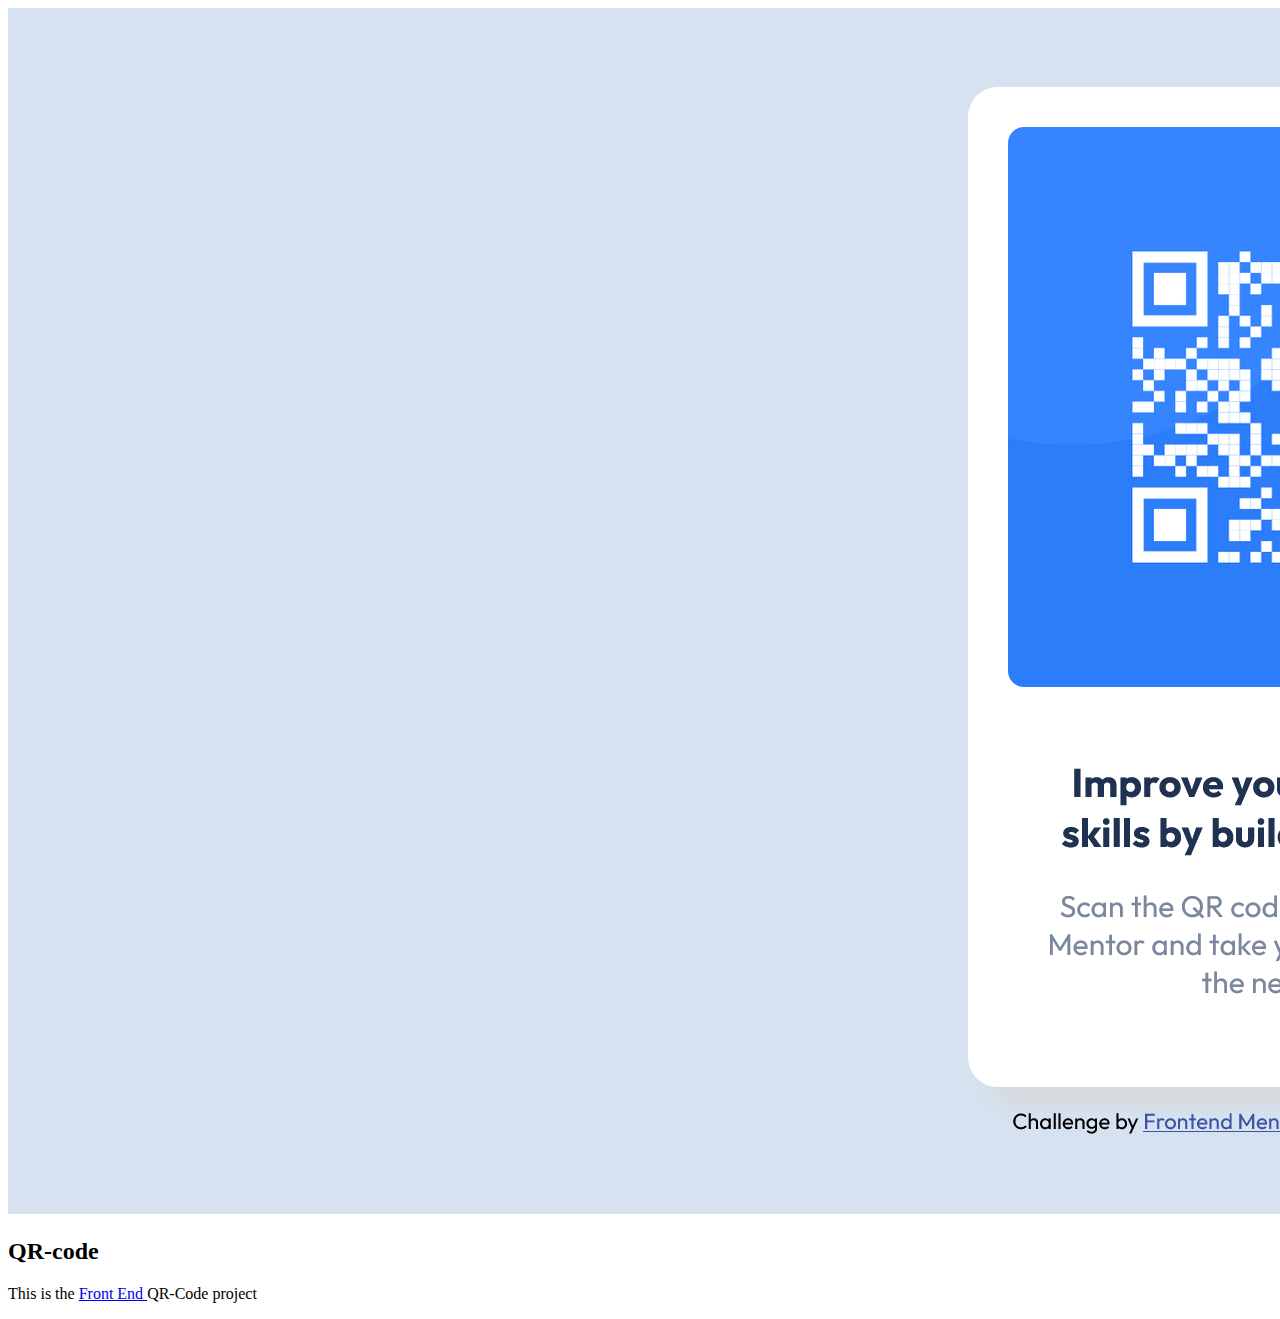
<file: index.html>
<!DOCTYPE html>
<html lang="en">
<head>
    <meta charset="UTF-8">
    <meta name="viewport" content="width=device-width, initial-scale=1.0">
    <title>FrontendMentor Projects</title>
</head>
<body>
    <main>
        <div class="container">
            <div class="card">
                <div class="image_container">
                    <a href="QR code/index.html"><img src="images/qr-code.png" alt="qr-code project"></a>   
                </div>
                <h2>QR-code </h2>
                <p>This is the <a href="https://www.frontendmentor.io/solutions/qr-code-component-solution-gPOC4JMlLy">Front End </a> QR-Code project</p>
            </div>
        </div>
    </main>
</body>
</html>
</file>
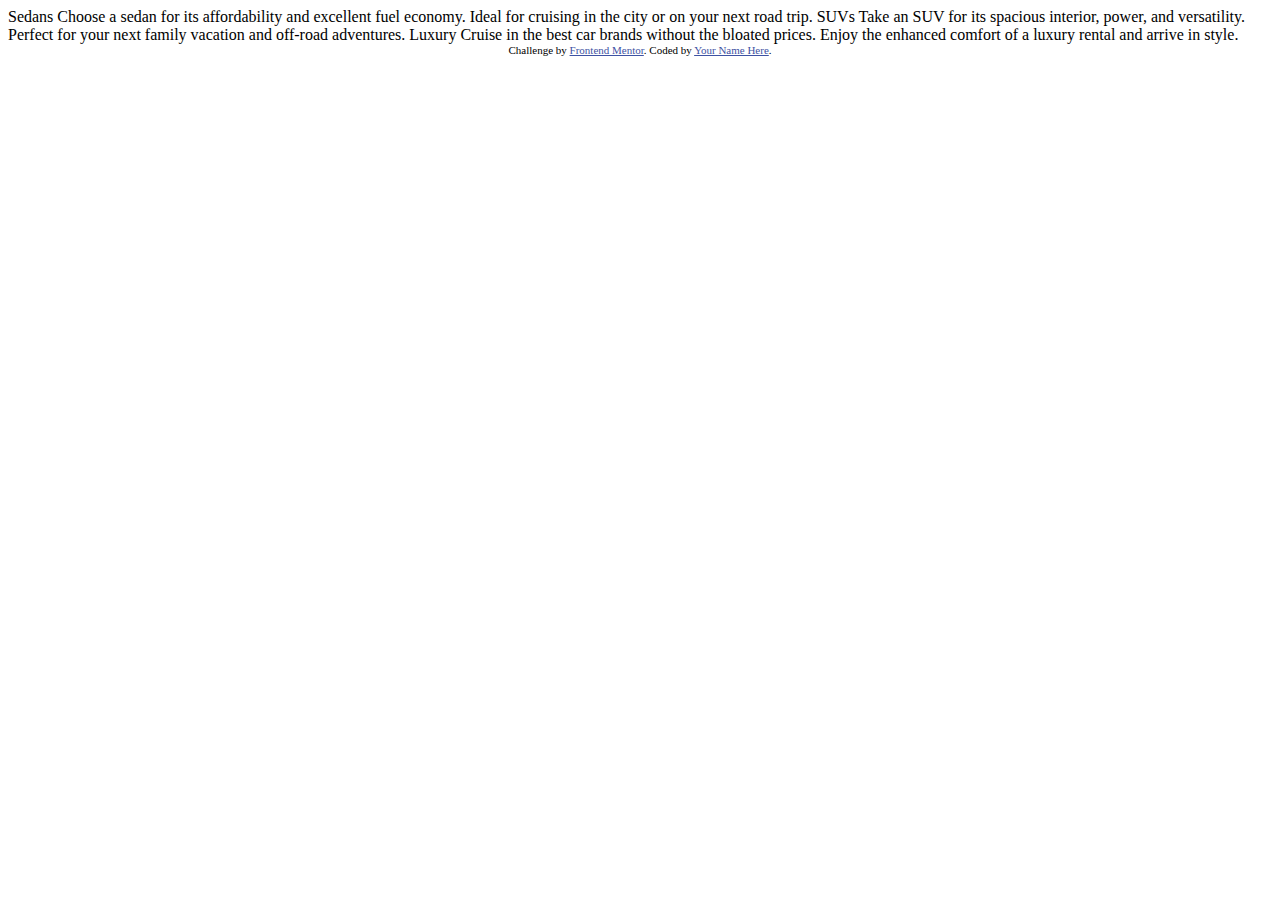
<file: 3-column-preview-card-component-main/index.html>
<!DOCTYPE html>
<html lang="en">
<head>
  <meta charset="UTF-8">
  <meta name="viewport" content="width=device-width, initial-scale=1.0"> <!-- displays site properly based on user's device -->

  <link rel="icon" type="image/png" sizes="32x32" href="./images/favicon-32x32.png">
  
  <title>Frontend Mentor | 3-column preview card component</title>

  <!-- Feel free to remove these styles or customise in your own stylesheet 👍 -->
  <style>
    .attribution { font-size: 11px; text-align: center; }
    .attribution a { color: hsl(228, 45%, 44%); }
  </style>
</head>
<body>
  
  Sedans
  Choose a sedan for its affordability and excellent fuel economy. Ideal for cruising in the city 
  or on your next road trip.

  SUVs
  Take an SUV for its spacious interior, power, and versatility. Perfect for your next family vacation 
  and off-road adventures.

  Luxury
  Cruise in the best car brands without the bloated prices. Enjoy the enhanced comfort of a luxury 
  rental and arrive in style.
  
  <div class="attribution">
    Challenge by <a href="https://www.frontendmentor.io?ref=challenge" target="_blank">Frontend Mentor</a>. 
    Coded by <a href="#">Your Name Here</a>.
  </div>
</body>
</html>
</file>
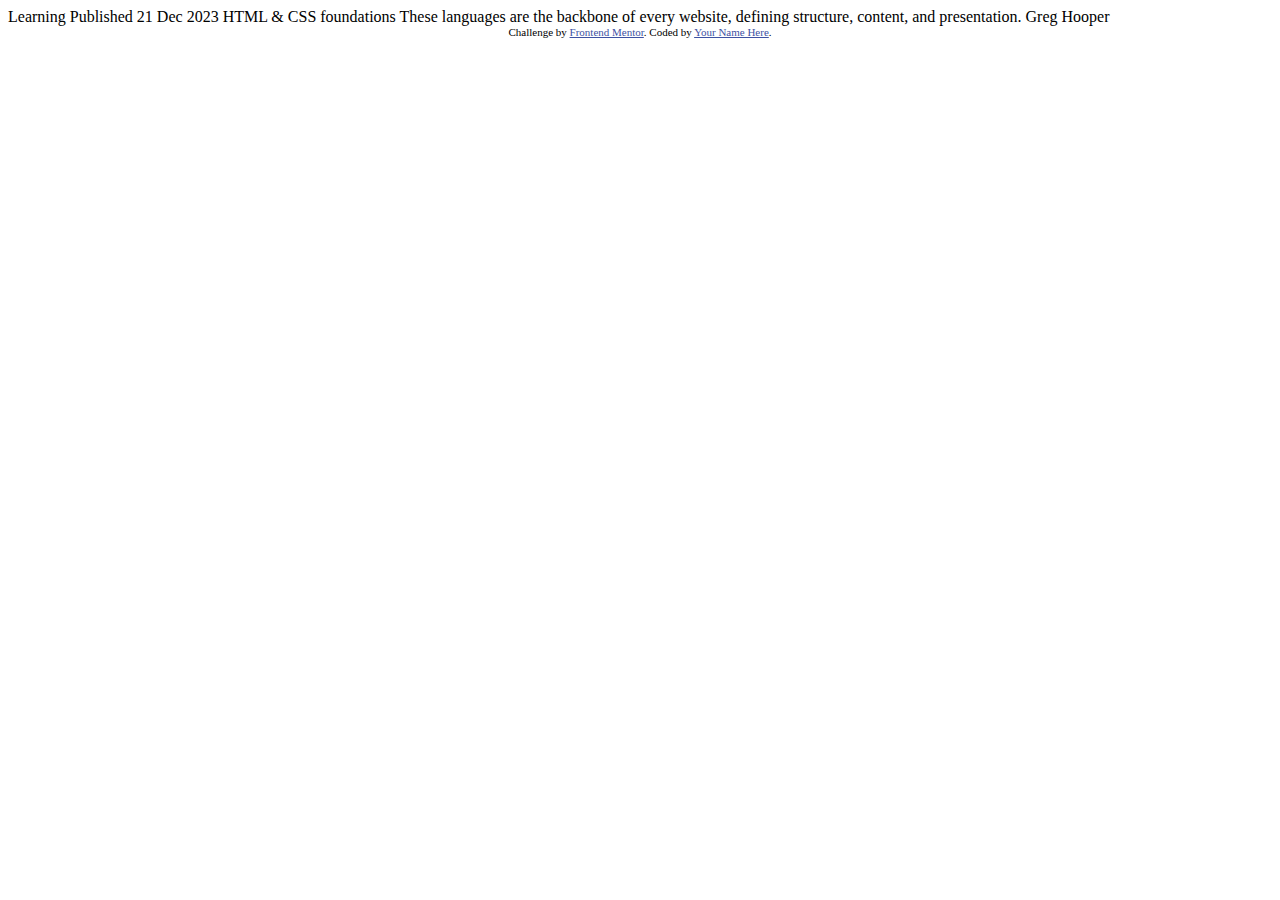
<file: blog-preview-card-main/index.html>
<!DOCTYPE html>
<html lang="en">
<head>
  <meta charset="UTF-8">
  <meta name="viewport" content="width=device-width, initial-scale=1.0"> <!-- displays site properly based on user's device -->

  <link rel="icon" type="image/png" sizes="32x32" href="./assets/images/favicon-32x32.png">
  
  <title>Frontend Mentor | Blog preview card</title>

  <!-- Feel free to remove these styles or customise in your own stylesheet 👍 -->
  <style>
    .attribution { font-size: 11px; text-align: center; }
    .attribution a { color: hsl(228, 45%, 44%); }
  </style>
</head>
<body>

  Learning

  Published 21 Dec 2023

  HTML & CSS foundations

  These languages are the backbone of every website, defining structure, content, and presentation.

  Greg Hooper
  
  <div class="attribution">
    Challenge by <a href="https://www.frontendmentor.io?ref=challenge" target="_blank">Frontend Mentor</a>. 
    Coded by <a href="#">Your Name Here</a>.
  </div>
</body>
</html>
</file>
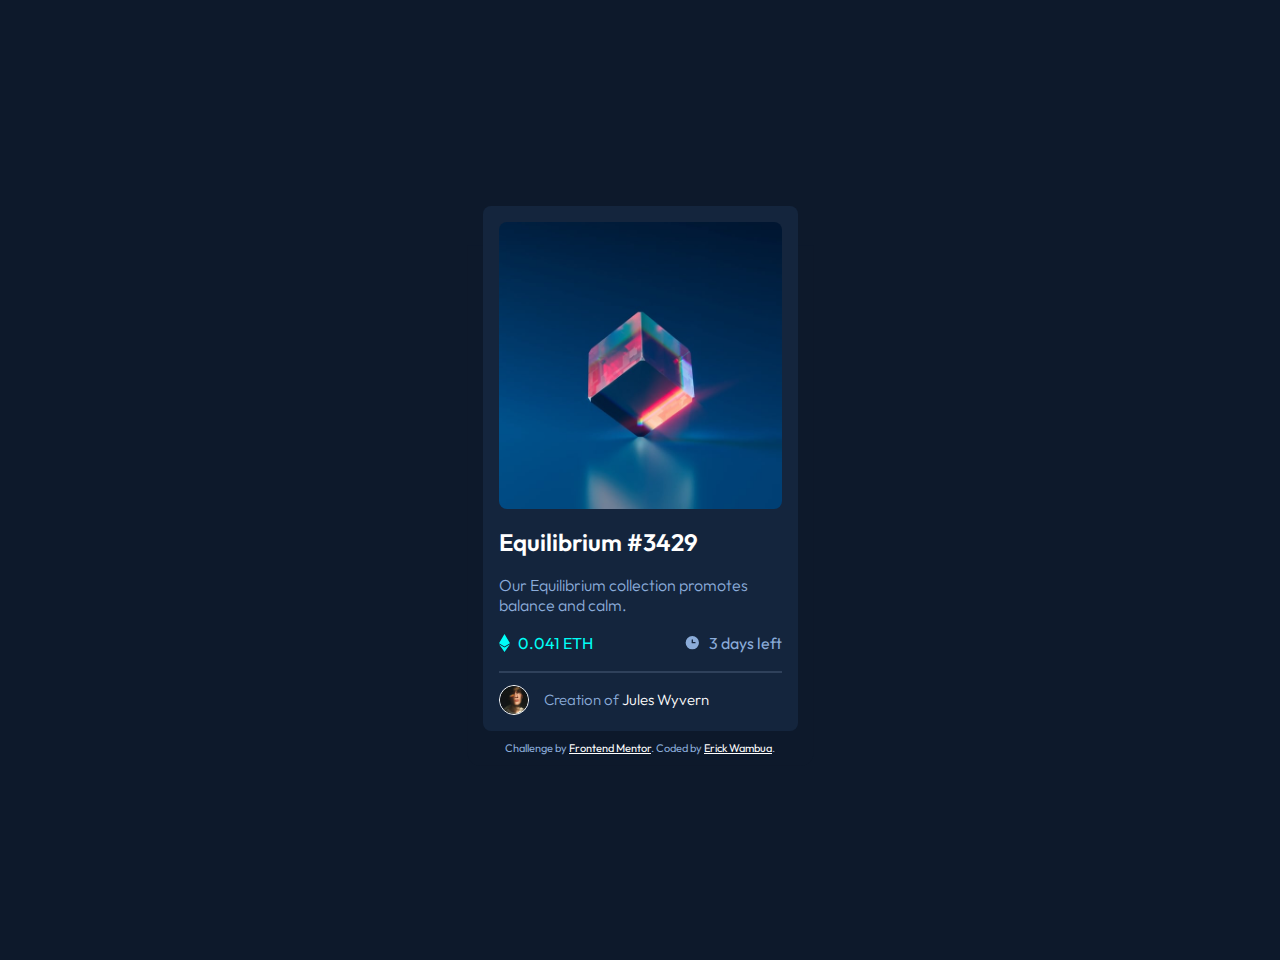
<file: nft-preview-card-component-main/index.html>
<!DOCTYPE html>
<html lang="en">
<head>
  <meta charset="UTF-8">
  <meta name="viewport" content="width=device-width, initial-scale=1.0"> <!-- displays site properly based on user's device -->

  <link rel="icon" type="image/png" sizes="32x32" href="./images/favicon-32x32.png">
  <link rel="stylesheet" href="style.css">
  <link rel="preconnect" href="https://fonts.googleapis.com">
  <link rel="preconnect" href="https://fonts.gstatic.com" crossorigin>
  <link href="https://fonts.googleapis.com/css2?family=Outfit:wght@100..900&display=swap" rel="stylesheet">
  <title>Frontend Mentor | NFT preview card component</title>

  <!-- Feel free to remove these styles or customise in your own stylesheet 👍 -->
  <style>
    .attribution { font-size: 11px; text-align: center; color: hsl(215, 51%, 70%); margin-top: 10px; }
    .attribution a { color: hsl(0, 0%, 100%); }
    .attribution a:hover { color: hsl(178, 100%, 50%);}
  </style>
</head>
<body>
  <div class="container">
      <div class="image-container">
        <img class="nft-image" src="images/image-equilibrium.jpg" alt="NFT image"/>
        <div class="overlay">
          <span><img class="eye-icon" src="images/icon-view.svg" /></span>
        </div>
        </div> 
        <h2 class="highlight">Equilibrium #3429</h2>
  
        <p class="equil">Our Equilibrium collection promotes balance and calm.</p>
      <div class="stats">
        <p class="stats-color stats-info"><img class="stats-icon" src="images/icon-ethereum.svg" alt="">0.041 ETH</p> 
        <p class="stats-info"><img class="stats-icon" src="images/icon-clock.svg" alt="clock-icon">3 days left</p>
      </div>
      <hr>
      <div class="avatar-details">
        <img class="avatar" src="images/image-avatar.png">
        <p class="creation-by">Creation of <span class="highlight">Jules Wyvern</span>
        </p>
      </div>
    
 
  </div>


  <div class="attribution">
    Challenge by <a href="https://www.frontendmentor.io?ref=challenge" target="_blank">Frontend Mentor</a>. 
    Coded by <a href="https://www.frontendmentor.io/profile/3kori">Erick Wambua</a>.
  </div>
</body>
</html>
</file>
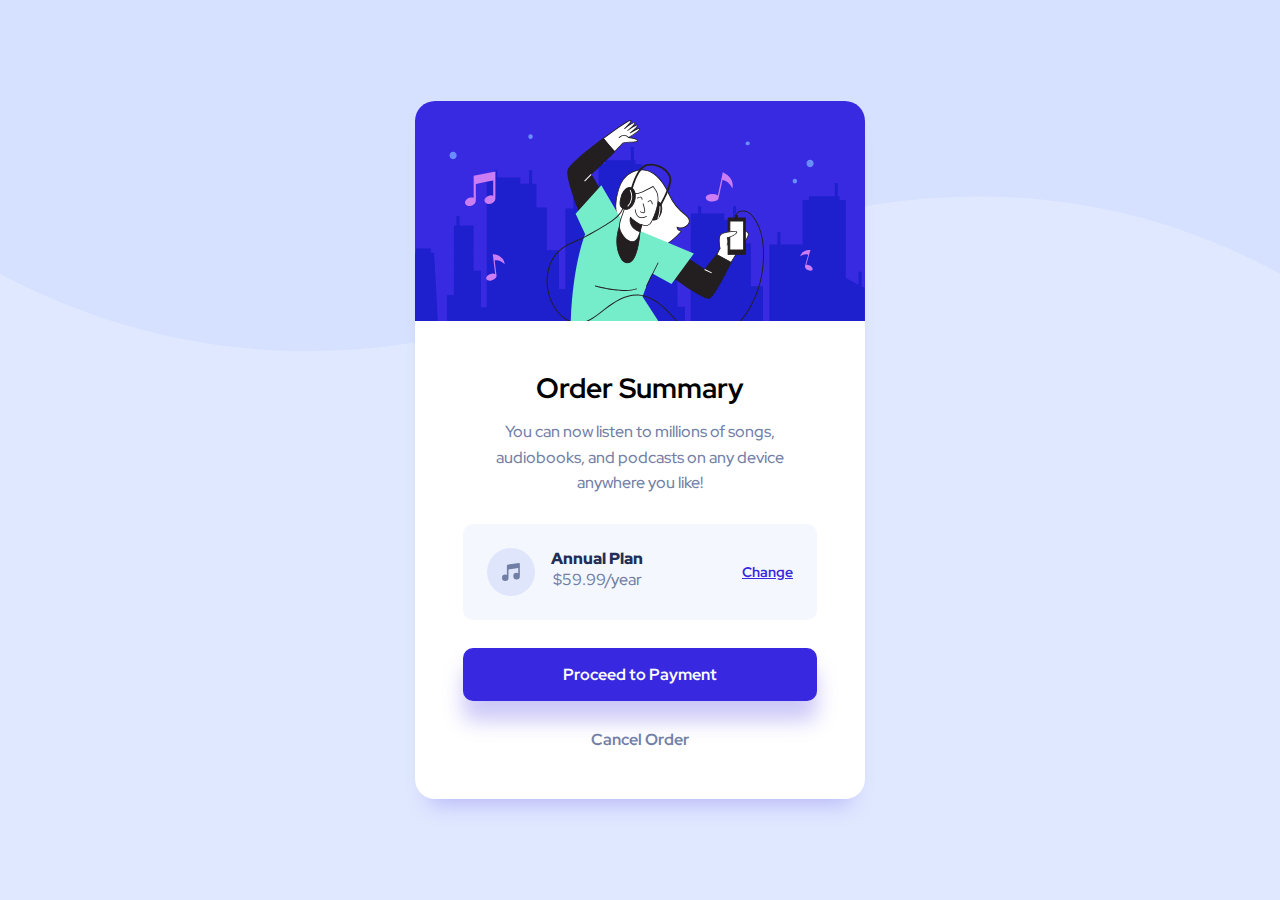
<file: order-summary-component-main/index.html>
<!DOCTYPE html>
<html lang="en">
<head>
  <meta charset="UTF-8">
  <meta name="viewport" content="width=device-width, initial-scale=1.0"> <!-- displays site properly based on user's device -->

  <link rel="icon" type="image/png" sizes="32x32" href="./images/favicon-32x32.png">
  <link rel="stylesheet" href="style.css">
  <link rel="preconnect" href="https://fonts.googleapis.com">
<link rel="preconnect" href="https://fonts.gstatic.com" crossorigin>
<link href="https://fonts.googleapis.com/css2?family=Red+Hat+Display:ital,wght@0,300..900;1,300..900&display=swap" rel="stylesheet">
  <title>Frontend Mentor | Order summary card</title>

</head>
<body>
  <main>
    <div class="card">
      <img src="images/illustration-hero.svg" alt="illustration-hero" class="illustration-hero">
      <div class="card-content">
        <div class="order-summary">
          <h1>Order Summary</h1>
          <p class="order-description">You can now listen to millions of songs, audiobooks, and podcasts on any device anywhere you like!</p>
        </div>

        <div class="price-box">
          <div class="plan-price-box">
            <img src="images/icon-music.svg" alt="icon-music" style="width: 48px; height: 48px;">
            <div class="plan-box">
              <p class="plan-type">Annual Plan</p>
              <p class="price">$59.99/year</p>
            </div>
          </div>
          <a href="#" class="change-plan"> Change</a>
        </div>
        <div class="proceed-cancel-box">
          <a href="#" class="proceed-btn">Proceed to Payment</a>
          <a href="#" class="cancel-btn">Cancel Order</a>
        </div>
      </div>
    </div>

    
  </main>
  <!-- <footer>
  <div class="attribution">
    Challenge by <a href="https://www.frontendmentor.io?ref=challenge" target="_blank">Frontend Mentor</a>. 
    Coded by <a href="https://www.frontendmentor.io/profile/3kori">3kori</a>.
  </div>
  </footer> -->
</body>
</html>
</file>
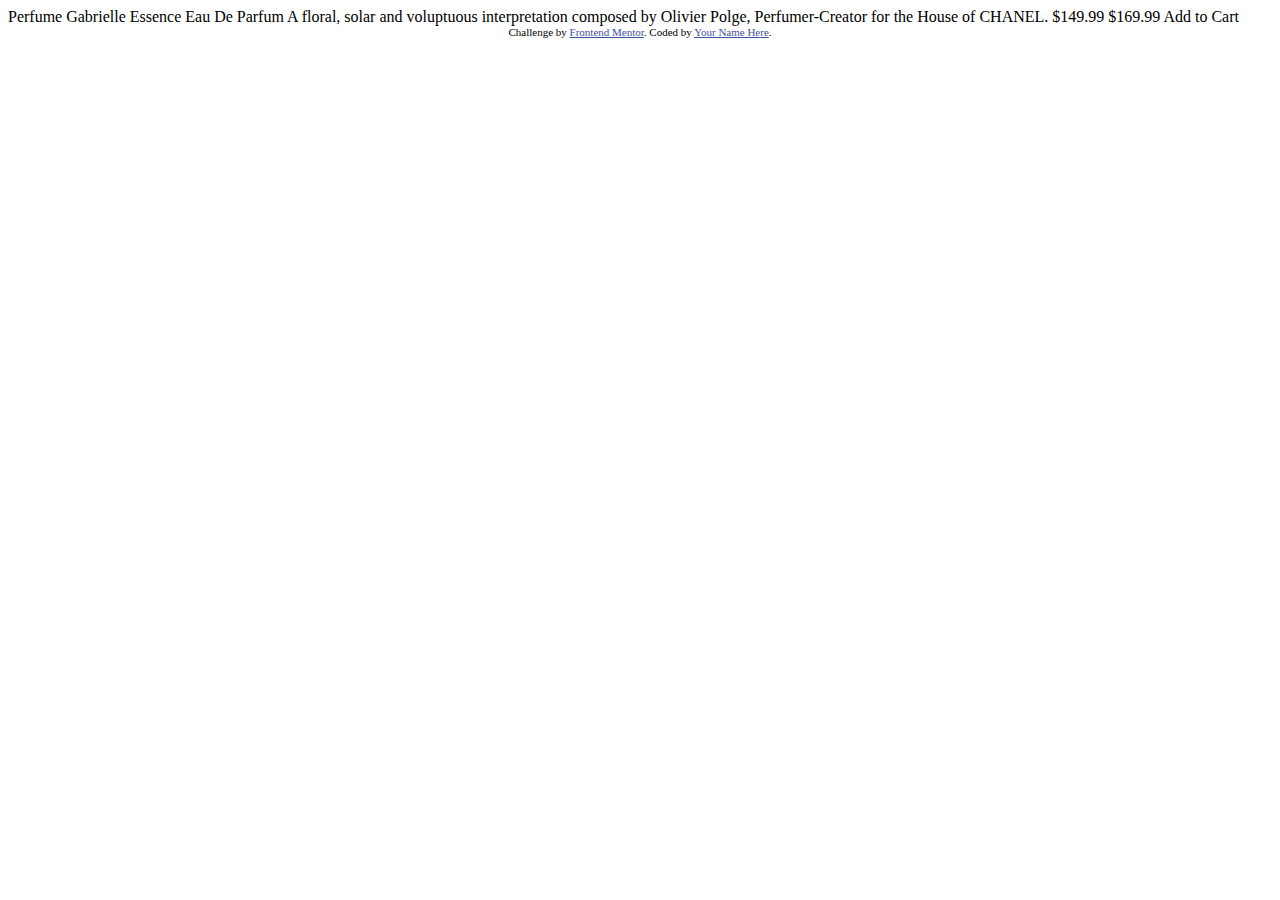
<file: product-preview-card-component-main/index.html>
<!DOCTYPE html>
<html lang="en">
<head>
  <meta charset="UTF-8">
  <meta name="viewport" content="width=device-width, initial-scale=1.0"> <!-- displays site properly based on user's device -->

  <link rel="icon" type="image/png" sizes="32x32" href="./images/favicon-32x32.png">
  
  <title>Frontend Mentor | Product preview card component</title>

  <!-- Feel free to remove these styles or customise in your own stylesheet 👍 -->
  <style>
    .attribution { font-size: 11px; text-align: center; }
    .attribution a { color: hsl(228, 45%, 44%); }
  </style>
</head>
<body>

  Perfume

  Gabrielle Essence Eau De Parfum

  A floral, solar and voluptuous interpretation composed by Olivier Polge, 
  Perfumer-Creator for the House of CHANEL.

  $149.99
  $169.99

  Add to Cart
  
  <div class="attribution">
    Challenge by <a href="https://www.frontendmentor.io?ref=challenge" target="_blank">Frontend Mentor</a>. 
    Coded by <a href="#">Your Name Here</a>.
  </div>
</body>
</html>
</file>
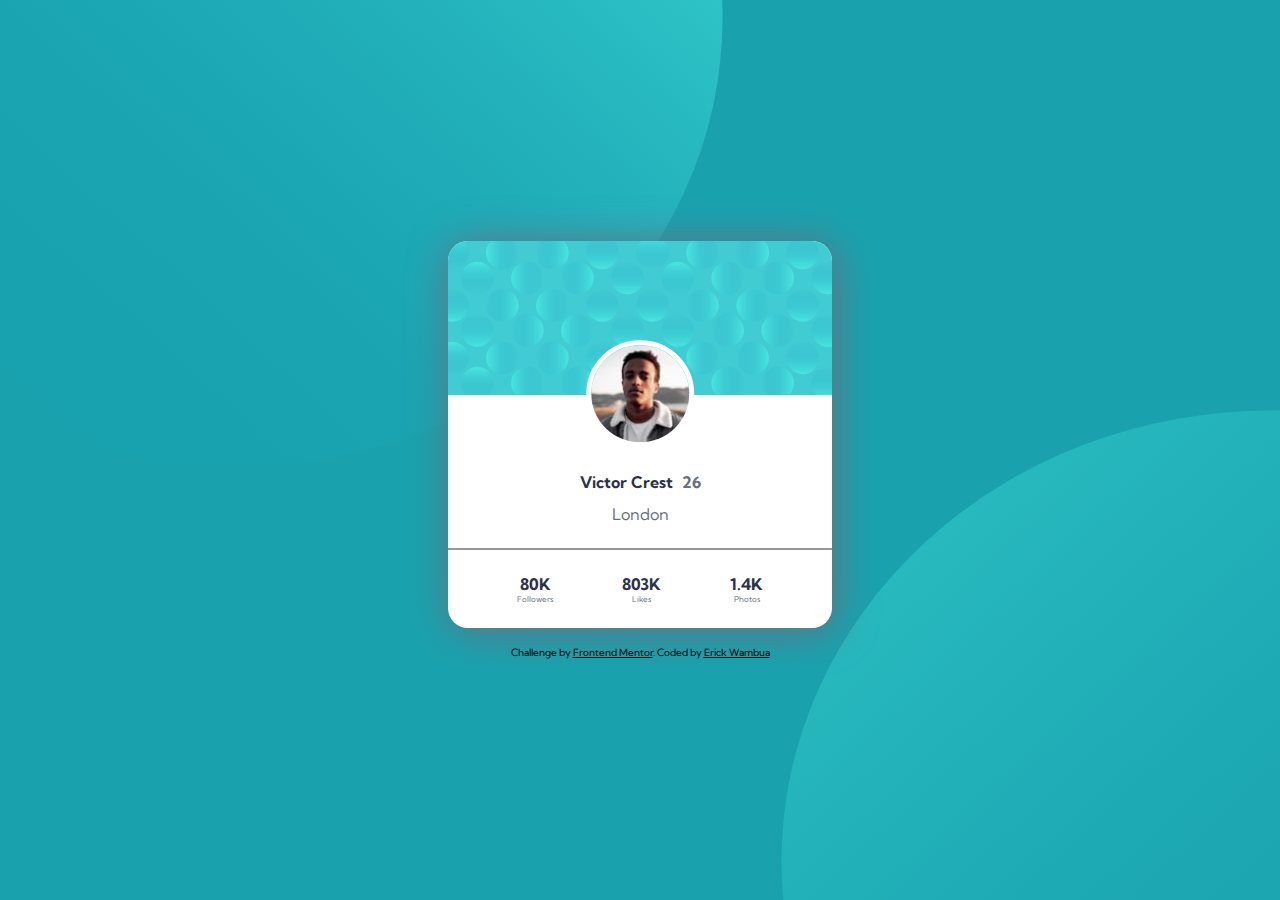
<file: profile-card-component-main/index.html>
<!DOCTYPE html>
<html lang="en">
<head>
  <meta charset="UTF-8">
  <meta name="viewport" content="width=device-width, initial-scale=1.0"> <!-- displays site properly based on user's device -->

  <link rel="icon" type="image/png" sizes="32x32" href="./images/favicon-32x32.png">
  <link rel="stylesheet" href="style.css">
  <link rel="preconnect" href="https://fonts.googleapis.com">
  <link rel="preconnect" href="https://fonts.gstatic.com" crossorigin>
  <link href="https://fonts.googleapis.com/css2?family=Figtree:ital,wght@0,300..900;1,300..900&family=Kumbh+Sans:wght@100..900&display=swap" rel="stylesheet">
  
  <title>Frontend Mentor | Profile card component</title>

</head>
<body>
  <main>
    <div class="container">
      <div class="profile-card">
        <div class="image-container">
          <img src="images/bg-pattern-card.svg" alt="Card background top" class="card-pattern">
          <img src="images/image-victor.jpg" alt="" class="profile-pic">
        </div>
        <div class="profile-details">
          <div class="profile-info">
            <h1>Victor Crest <span>26</span></h1>
            <div class="location">
              <p>London</p>
            </div>
          </div>

          <hr>
          <div class="profile-stats">
            <div class="followers">
              <h1>80K</h1>
              <p>Followers</p>
            </div>
            <div class="likes">
              <h1>803K</h1>
              <p>Likes</p>
            </div>
            <div class="total-photos">
              <h1>1.4K</h1>
              <p>Photos</p>
            </div>
          </div>
        </div>

      </div>
    </div>
  </main>
  <div class="attribution">
    Challenge by <a href="https://www.frontendmentor.io?ref=challenge" target="_blank">Frontend Mentor</a>. 
    Coded by <a href="#">Erick Wambua</a>
  </div>
</body>
</html>
</file>
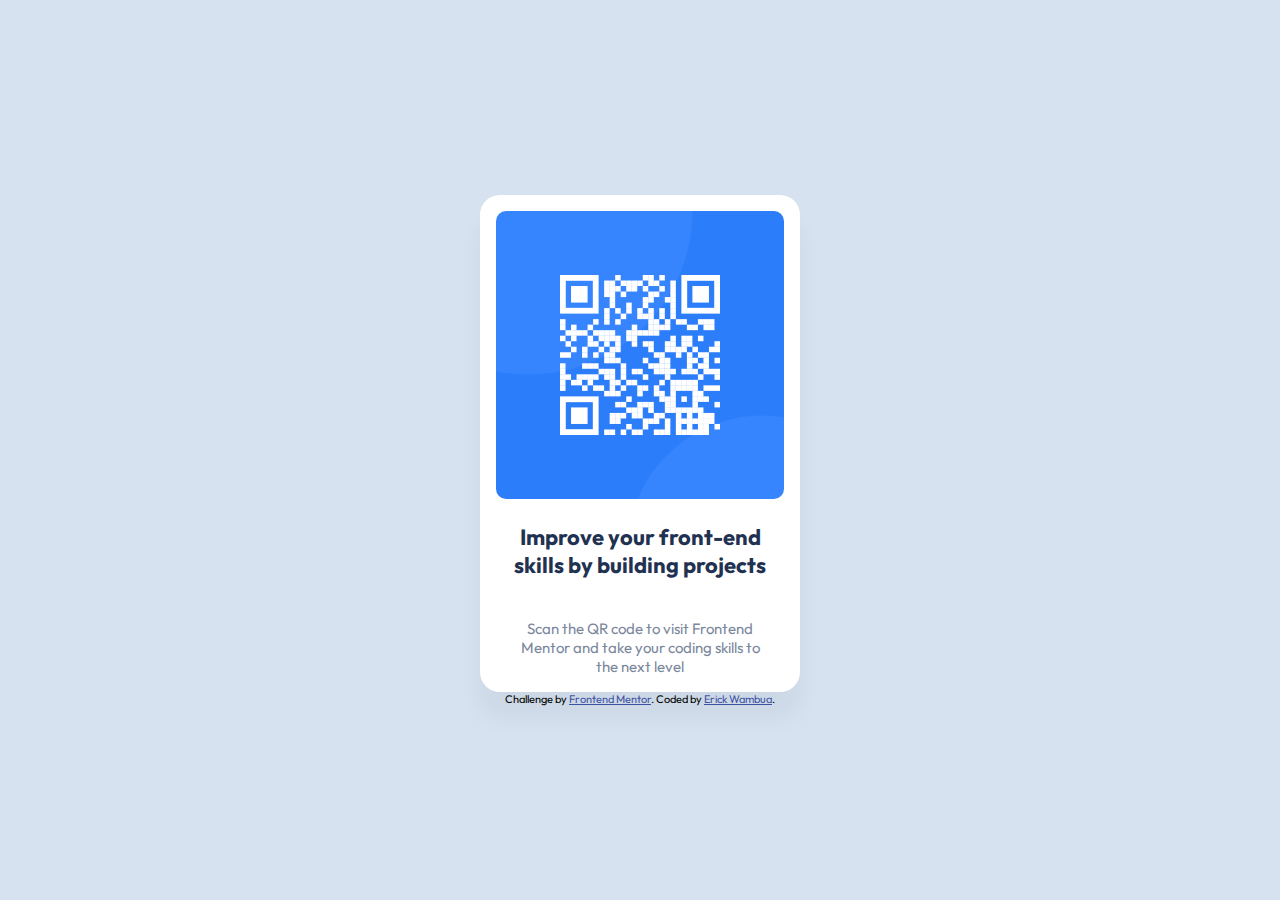
<file: QR code/index.html>
<!DOCTYPE html>
<html lang="en">
<head>
  <meta charset="UTF-8">
  <meta name="viewport" content="width=device-width, initial-scale=1.0"> <!-- displays site properly based on user's device -->

  <link rel="icon" type="image/png" sizes="32x32" href="./images/favicon-32x32.png">
  <link href="style.css" rel="stylesheet">

  <link rel="preconnect" href="https://fonts.googleapis.com">
  <link rel="preconnect" href="https://fonts.gstatic.com" crossorigin>
  <link href="https://fonts.googleapis.com/css2?family=Outfit:wght@400;700&display=swap" rel="stylesheet">
  
  <title>Frontend Mentor | QR code component</title>

  <!-- Feel free to remove these styles or customise in your own stylesheet 👍 -->
  <style>
    .attribution { font-size: 11px; text-align: center; }
    .attribution a { color: hsl(228, 45%, 44%); }
  </style>
</head>
<body">
  <div class="container">
    <img src="images/image-qr-code.png" alt="">
    <p class="bold">Improve your front-end skills by building projects</p>

    <p class="light">Scan the QR code to visit Frontend Mentor and take your coding skills to the next level</p>
  </div>  
  <div class="attribution">
    Challenge by <a href="https://www.frontendmentor.io?ref=challenge" target="_blank">Frontend Mentor</a>. 
    Coded by <a href="https://www.frontendmentor.io/profile/3kori">Erick Wambua</a>.
  </div>
</body>
</html>
</file>
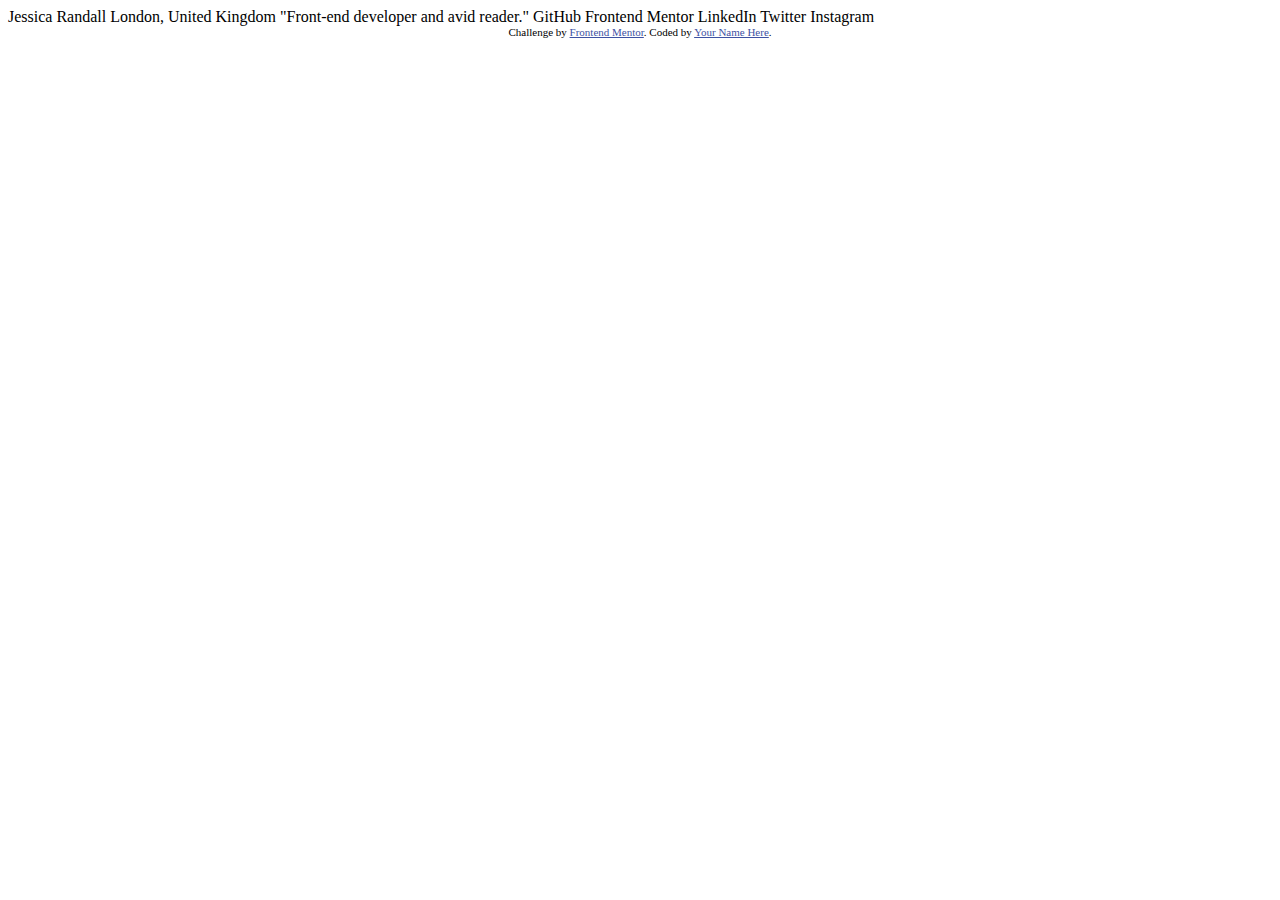
<file: social-links-profile-main/index.html>
<!DOCTYPE html>
<html lang="en">
<head>
  <meta charset="UTF-8">
  <meta name="viewport" content="width=device-width, initial-scale=1.0"> <!-- displays site properly based on user's device -->

  <link rel="icon" type="image/png" sizes="32x32" href="./assets/images/favicon-32x32.png">
  
  <title>Frontend Mentor | Social links profile</title>

  <!-- Feel free to remove these styles or customise in your own stylesheet 👍 -->
  <style>
    .attribution { font-size: 11px; text-align: center; }
    .attribution a { color: hsl(228, 45%, 44%); }
  </style>
</head>
<body>

  Jessica Randall
  London, United Kingdom
  "Front-end developer and avid reader."

  GitHub
  Frontend Mentor
  LinkedIn
  Twitter
  Instagram
  
  <div class="attribution">
    Challenge by <a href="https://www.frontendmentor.io?ref=challenge" target="_blank">Frontend Mentor</a>. 
    Coded by <a href="#">Your Name Here</a>.
  </div>
</body>
</html>
</file>
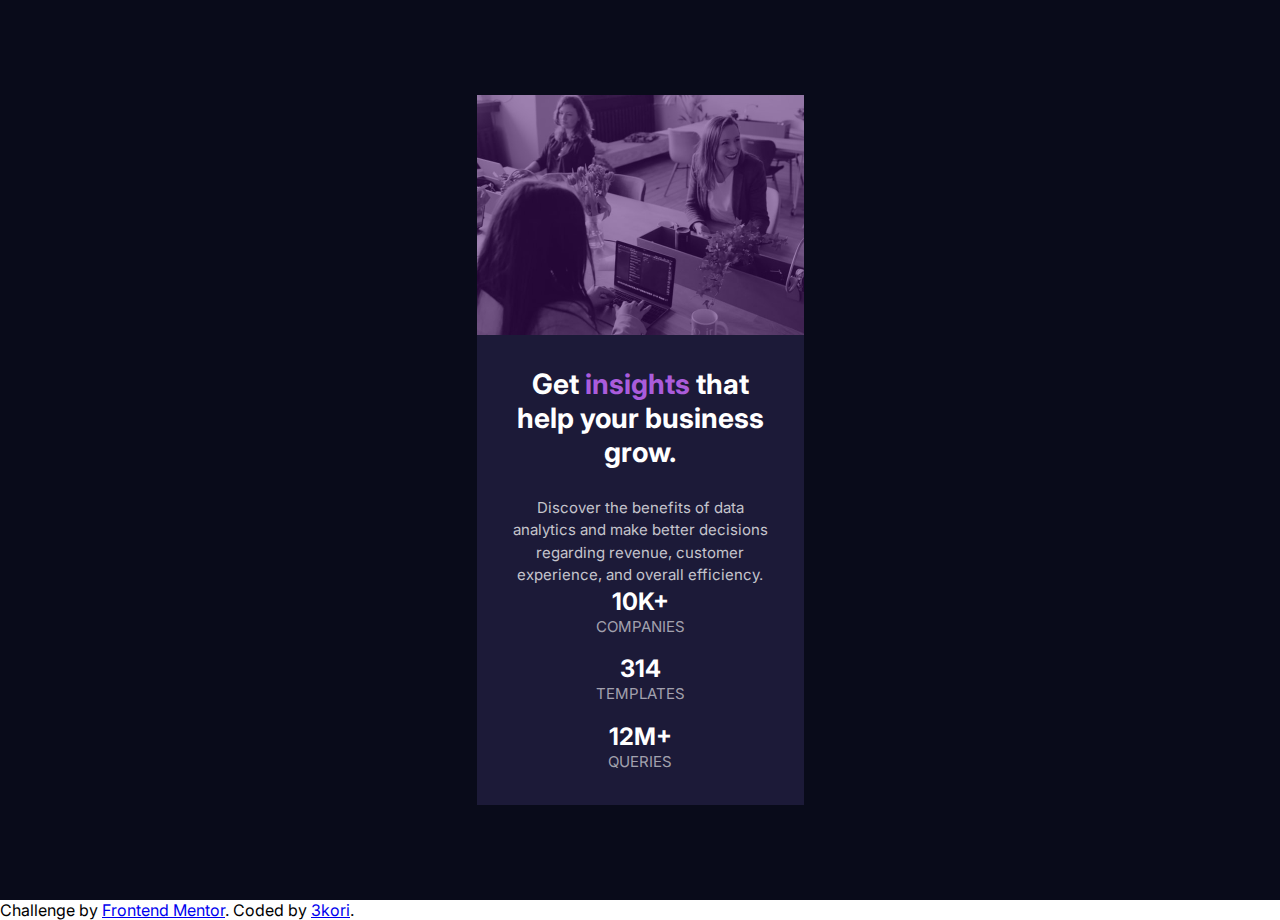
<file: stats-preview-card-component-main/index.html>
<!DOCTYPE html>
<html lang="en">
<head>
  <meta charset="UTF-8">
  <meta name="viewport" content="width=device-width, initial-scale=1.0"> <!-- displays site properly based on user's device -->

  <link rel="icon" type="image/png" sizes="32x32" href="./images/favicon-32x32.png">

  <link rel="preconnect" href="https://fonts.googleapis.com">
  <link rel="preconnect" href="https://fonts.gstatic.com" crossorigin>
  <link href="https://fonts.googleapis.com/css2?family=Inter:ital,opsz,wght@0,14..32,100..900;1,14..32,100..900&family=Lexend+Deca&display=swap" rel="stylesheet">

  <link rel="stylesheet" href="style.css">
  
  <title>Frontend Mentor | Stats preview card component</title>

</head>
<body>
  <main>
    <div class="stats-card">
      <div class="stats-image">
        <img src="images/image-header-mobile.jpg" alt="stats preview card image" class="preview-image" />
        <div class="overlay"></div>
      </div>
      <div class="stats-description">
        <div class="stats-main">
          <h1 class="stats-main-heading">
            Get <span class="highlighted-text">insights</span> that help your business grow.
          </h1>
          <p class="stats-info-text">
            Discover the benefits of data analytics and make better decisions regarding revenue, customer
            experience, and overall efficiency.
          </p>
        </div>
        <div class="stats-box">
          <div class="individual-stat-box">
            <h2 class="stats">10K+</h2>
            <p class="stats-heading">COMPANIES</p>
          </div>
          <div class="individual-stat-box">
            <h2 class="stats">314</h2>
            <p class="stats-heading">TEMPLATES</p>
          </div>
          <div class="individual-stat-box">
            <h2 class="stats">12M+</h2>
            <p class="stats-heading">QUERIES</p>
          </div>
        </div>
      </div>
    </div>
  </main>

  <footer>
    <div class="attribution">
      Challenge by <a href="https://www.frontendmentor.io?ref=challenge" target="_blank">Frontend Mentor</a>.
      Coded by <a href="https://www.frontendmentor.io/profile/3kori">3kori</a>.
    </div>
  </footer>
</body>
</html>
</file>
<file: nft-preview-card-component-main/style.css>
* {
    box-sizing: border-box;
    margin: 0;
    padding: 0;
    
}

body {
    background-color: hsl(217, 54%, 11%);
    margin: 30px 0 30px 0;
    font-family: "Outfit", sans-serif;
    min-height: 100vh;
    display: grid;
    align-content: center;
}

.container {
    position: relative;
    margin: 0 auto;
    padding: 16px;
    max-width: 315px;
    height: auto;
    background-color: hsl(216, 50%, 16%);
    display: flex;
    flex-direction: column;
    justify-content: center;

}

.container::before {
    content: '';
    width: 100%;
    height: 90%;
    top: 12%;
    left: 0;
    z-index:  -1;
    scale: 1.1;
    position: absolute;
    background-color: hsl(217, 54%, 11%);
    opacity: .5;
    border-radius: 0 0 12px 12px;
}

.card-bck {
    position: absolute;
    background-color: red;
}

.nft-image {
    width: 100%;
    height: 100%;
}

.image-container {
    position: relative;
    margin: 0 auto;
    width: 100%;
}


.overlay {
    position: absolute;
    top: 0; left: 0; bottom: 0; right: 0;
    height: 100%;
    width: 100%;
    opacity: 0;
    background-color: hsla(178, 100%, 50%, 0.5);
    transition: .3s ease;
}

.overlay:hover {
    opacity: 1;
    cursor: pointer;
}

.eye-icon {
    color: hsl(0, 0%, 100%);
    font-size: 100px;
    position: absolute;
    top: 50%;
    left: 50%;
    transform: translate(-50%, -50%);
}

.container, .nft-image, .overlay {
    border-radius: 8px;
}

.stats {
    display: flex;
    justify-content: space-between;
    align-items: center;
}

.stats-color {
   color: hsl(178, 100%, 50%);
}

.stats-icon {
    padding-right: 8px;
}

.stats-info {
    display: flex;
    align-items: center;
    font-weight: 400;
}

hr {
   border: 0.1px solid hsl(215, 32%, 27%);
}

.avatar {
    width: 30px;
    height: 30px;
    border-radius: 50%;
    border: 1px solid hsl(0, 0%, 100%);
  
}

.avatar-details {
    display: flex;
    align-items: center;
    margin-top: 12px;
}

.creation-by {
    padding-left: 15px;
    font-size: 15px;
}

p {
    color: hsl(215, 51%, 70%);
    font-size: 16px;
    font-weight: 300;
}

h2 {
    font-weight: 600;
    font-size: 24px;
}

.highlight {
    color: hsl(0, 0%, 100%);
}

.highlight:hover {
    color: hsl(178, 100%, 50%);
    cursor: pointer;
}

h2, .equil, hr, .stats {
    margin-top: 18px;
}
</file>
<file: order-summary-component-main/style.css>
/* - Very pale blue: hsl(225, 100%, 98%)
- Desaturated blue: hsl(224, 23%, 55%)
- Dark blue: hsl(223, 47%, 23%)
Pale blue: hsl(225, 100%, 94%)
- Bright blue: hsl(245, 75%, 52%)
Weights: 500, 700, 900
 Font size (paragraph): 16px */

:root{
    --primary-pale-blue: hsl(225, 100%, 94%);
    --primary-bright-blue: hsl(245, 75%, 52%);
    --btn-active: hsl(245, 83%, 68%);
    --neutral-very-pale-blue: hsl(225, 100%, 98%);
    --neutral-desaturated-blue: hsl(224, 23%, 55%);
    --neutral-dark-blue: hsl(223, 47%, 23%);
    --white:hsl(0, 0%, 100%);
    --box-shadow: hsla(244.9, 76.6%, 71.6%, 0.42);

    --ff: "Red Hat Display", sans-serif;

    --fs-normal: 1em;
    --fs-medium: 1.4375em;
    --fs-small: 0.875em;
    --fs-large: 1.75em;


    --fw-normal: 500;
    --fw-bold: 700;
    --fw-bolder: 900;
}

* {
    box-sizing: border-box;
    margin: 0;
    padding: 0;
}

body {
    background-color: var(--primary-pale-blue);
    background-image: url(images/pattern-background-mobile.svg);
    background-repeat: no-repeat;
    background-position-y: 40px;
    background-size: contain;
    display: flex;
    flex-direction: column;
    justify-content: center;
    align-items: center;
    min-height: 100vh;
    font-family: var(--ff);

}

img {
    max-width: 100%;
    display: block;
}

.card {
    width: 328px;
    height: 567px;
    background-color: var(--white);
    border-radius: 20px;
    box-shadow: 0 20px 20px -14px var(--box-shadow);
    
}

p, a {
    font-size: var(--fs-normal);
    font-weight: var(--fw-normal);
    color: var(--neutral-desaturated-blue);
}

h1 {
    font-size: var(--fs-medium);
}

.illustration-hero {
    border-radius: 20px 20px 0 0;
}

.card-content {
    padding: 32px 24px 0;
    display: flex;
    flex-direction: column;
    gap: 23.7px;
    text-align: center;
}

.order-summary {
    display: flex;
    flex-direction: column;
    gap: 12px;
}

.order-description {
    line-height: 1.6;
    margin-inline: 10px;
}

.price-box {
    width: 100%;
    display: flex;
    align-items: center;
    gap: 44px;
    padding: 16px;
    background-color: var(--neutral-very-pale-blue);
    border-radius: 10px;
}

.plan-price-box {
    display: flex;
    width: 100%;
    gap: 16px;
}

.plan-type {
    font-weight: var(--fw-bolder);
    color: var(--neutral-dark-blue);
}

.change-plan {
    font-size: var(--fs-small);
    font-weight: var(--fw-bold);
    color: var(--primary-bright-blue);


}

.proceed-cancel-box {
    display: flex;
    flex-direction: column;
    gap: 20px;
}

.proceed-btn {
    background-color: var(--primary-bright-blue);
    padding: 16px;
    color: var(--white);
    text-decoration: none;
    border-radius: 10px;
    font-weight: var(--fw-bold);
    box-shadow: 0 20px 20px var(--box-shadow) ;
}

.proceed-btn:hover {
    background-color: var(--btn-active);
}

.change-plan:hover{
    color: var(--btn-active);
}

.cancel-btn {
    font-weight: var(--fw-bold);
    text-decoration: none;
}

.cancel-btn:hover, .cancel-btn:focus{
    color: var(--neutral-dark-blue);
}

.plan-type, .price, .change-plan, .cancel-btn {
    font-size: var(--fs-small);
}


.attribution {
    font-size: 11px;
    text-align: center;
    /* margin-top: 20px; */
}
.attribution a { 
    color: hsl(228, 45%, 44%);
}
 
@media (min-width: 768px) {
    body {
        background-image: url(images/pattern-background-desktop.svg);
        background-position-y: -37px;
    }

    .card {
        width: 450px;
        height: 698px;   
    }
    
    .card-content {
        padding: 48px 48px 0;
        display: flex;
        flex-direction: column;
        gap: 28px;
        
    }

    h1 {
        font-size: var(--fs-large);
    }

    .price-box {

        gap: 44px;
        padding: 24px;
    }

    .plan-type, .price, .cancel-btn {
        font-size: var(--fs-normal);
    }

    .proceed-cancel-box {
        gap: 28px;
    }
}

@media (max-width: 325px) {
    .card {
        width: 312px;
    }

    .price-box {
        padding: 12px;
    }
}
</file>
<file: profile-card-component-main/style.css>
* {
    box-sizing: border-box;
    margin: 0;
    padding: 0;
}

:root {
    --white: hsl(0, 0%, 100%);
    --dark-gray: hsl(0, 0%, 59%);
    --dark-cyan: hsl(185, 75%, 39%);
    --very-dark-desaturated-blue: hsl(229, 23%, 23%);
    --dark-grayish-blue: hsl(227, 10%, 46%);
    --back-top: url(.images/bg-pattern-top.svg);
    --back-bottom: url(.images/bg-pattern-bottom.svg);
}

body {
    background-color: var(--dark-cyan);
    background-image:  url(images/bg-pattern-bottom.svg), url(images/bg-pattern-top.svg);
    background-repeat: no-repeat, no-repeat;
    background-size: 90% 90%, 90% 90%;
    background-position-x: 168px, -101px;
    background-position-y: 250px, -262px;
    font-family: 'Kumbh Sans', sans-serif;
    height: 100vh;
    display: flex;
    flex-direction: column;
    align-items: center;
    justify-content: center;
}

.container {
    width: 272px;
    background-color: var(--white);
    border-radius: 20px;
    box-shadow:3px 3px 40px var(--dark-grayish-blue) ;
}

.profile-card {
    position: relative;
    display: flex;
    flex-direction: column;
    gap: 62px;
}

.image-container {
    width: 100%;
}

.card-pattern {
    width: 100%;
    display: block;
    border-top-left-radius: 20px;
    border-top-right-radius: 20px;
}
.profile-pic {
    position: absolute;
    border-radius: 50%;
    width: 32%;
    height: auto;
    top: 32.3%;
    left: 50%;
    translate: -50% -50%;
    border: 5px solid var(--white);
}

.profile-details {
    display: flex;
    flex-direction: column;
    gap:  24px;
}

.profile-info {
    display: flex;
    gap: 12px;
    align-items: center;
    flex-direction: column;
}

.location {
    display: flex;
    justify-content: center;
}

.profile-stats {
    display: flex;
    justify-content: space-evenly;
    padding-bottom: 24px;
}

.followers, .likes, .total-photos {
    display: flex;
    flex-direction: column;
    align-items: center;
}

hr {
   border: 0.1px solid var(--dark-gray);
}

h1 {
    font-size: 16px;
    color: var(--very-dark-desaturated-blue);
}

.profile-stats p {
    font-size: 8px;
    color: var(--dark-grayish-blue);
   
}

.location p {
    color: var(--dark-grayish-blue);
}

.profile-info span {
    color: var(--dark-grayish-blue);
    padding-left: 5px;
}

.attribution {
    font-size: 10px;
    text-align: center;
    margin-top: 18px;
}
.attribution a {
    color: hsl(0, 0%, 0%);
}

@media (min-width: 768px) {
    body {
        background-size: 978px 100%, 978px 100%;
        background-position-x: 781px, -255px;
        background-position-y: 410px, -433px;
    }
    
    .container {
        width: 384px;
    }

    .profile-pic {
        top: 39.4%;
        width: 28%;
    }

    .profile-card {
        gap: 77px;
    }
}



/* .top-bg {
    background-image: url(images/bg-pattern-top.svg);
}

.bottom-bg {
    background-image: url(images/bg-pattern-bottom.svg);
}

.container {
    display: flex;
    align-items: center;
    justify-content: center;
    flex-direction: column;
    background-color: white;

}

.age, p {
    color: hsl(0, 0%, 59%);
    font-weight: 400;
    
}

p{
    margin: 18px;
}
.stats {
    font-size: 18px;
    display: flex;
    flex-direction: row;
    justify-content: space-evenly;
    align-items: center;
}

.heavy {
    font-weight: 700;
    color: black;
    display: flex;
    flex-direction: column;
}

.light {
    font-weight: 400;
    color: hsl(0, 0%, 59%);
}

hr {
    width: 300px;
} */
</file>
<file: QR code/style.css>
* {
    font-family: 'Outfit', sans-serif;
    box-sizing: border-box;
    margin: 0;
    padding: 0;
}

:root {
    --White: hsl(0, 0%, 100%);
    --light-gray: hsl(212, 45%, 89%);
    --grayish-blue: hsl(220, 15%, 55%);
    --dark-blue: hsl(218, 44%, 22%);
}

body{
    background-color: var(--light-gray);
    min-height: 100vh;
    display: flex;
    flex-direction: column;
    justify-content: center;
    align-items: center;
}

.container {
    max-width: 320px;
    max-height: 497px;
    background-color: var(--White);
    padding: 16px 16px 40px 16px;
    border-radius: 20px;
    display: flex;
    flex-direction: column;
    gap: 24px;
    box-shadow: 0 25px 25px rgb(0, 0, 0, 4.77%);
}

img { 
    width: 100%;
    border-radius: 10px;
}

.content-info {
    display: flex;
    flex-direction: column;
}

.bold {
    color: var(--dark-blue);
    font-size: 22px;
    font-weight: 700;
    text-align: center;
}

.light {
    color: var(--grayish-blue);
    margin: 16px;
    font-size: 15px;
    font-weight: 400;
    text-align: center;
}

footer {
    position: absolute;
    bottom: 0;
    display: block;
}

.attribution {
    font-size: 11px; text-align: center;
}

.attribution a {
    color: hsl(228, 45%, 44%);
}
</file>
<file: stats-preview-card-component-main/style.css>
/**
## Colors

### Primary

- Navy 950 (main background): hsl(233, 47%, 7%)
- Blue 950 (card background): hsl(244, 37%, 16%)
- Purple 500 (accent): hsl(277, 64%, 61%)

### Neutral

- White (main heading, stats): hsl(0, 0%, 100%)
- White (main paragraph): hsla(0, 0%, 100%, 0.75)
- White (stat headings): hsla(0, 0%, 100%, 0.6)

## Typography

### Body Copy

- Font size: 15px

### Font

- Family: [Inter](https://fonts.google.com/specimen/Inter)
- Weights: 400, 700

- Family: [Lexend Deca](https://fonts.google.com/specimen/Lexend+Deca)
- Weights: 400 
*/

:root {
    --main-background: hsl(233, 47%, 7%);
    --card-background: hsl(244, 37%, 16%);
    --accent-color: hsl(277, 64%, 61%);
    --overlay-color: hsla(277, 81%, 23%, 0.5);
    --main-heading-stats: hsl(0, 0%, 100%);
    --main-paragraph: hsla(0, 0%, 100%, 0.75);
    --stat-headings: hsla(0, 0%, 100%, 0.6);

    --system-ui: system-ui, "Segoe UI", Roboto, Helvetica, Arial, sans-serif, "Apple Color Emoji", "Segoe UI Emoji", "Segoe UI Symbol"; 

    --font-lxnd: 'Lexend Deca', var(--system-ui);
    --font-inter: 'Inter', var(--system-ui);

    --fw-normal: 400;
    --fw-bold: 700;
}

/* Reset CSS */

* {
    margin: 0;
    padding: 0;
    box-sizing: border-box;
}

body {
    font-family: var(--font-inter);
}

img {
    display:block;
    width: 100%
}

button {
    border: none;
    font: inherit;
    cursor: pointer;
}

p {
    color: var(--main-paragraph);
    font-size: 0.9375rem;
    line-height: 1.5;
}

main {
    display: flex;
    justify-content: center;
    align-items: center;
    min-height: 100vh;
    background-color: var(--main-background);
}

.stats-card {
    width: 327px;
}

.stats-description {
    padding: 2rem;
    background-color: var(--card-background);
}

.stats-main-heading,
.stats {
    color: var(--main-heading-stats);
}

.stats-main-heading,
.stats-info-text,
.stats {
    text-align: center;
}

.stats-main-heading {
    font-family: var(--font-inter);
    font-weight: var(--fw-bold);
    font-size: 1.75rem;
}

.highlighted-text {
    color: var(--accent-color)
}

.stats-heading {
    color: var(--stat-headings);
}

.stats-box {
    display: flex;
    flex-direction: column;
    align-items: center;
    gap: 1rem;
}

.stats-main {
    display: flex;
    flex-direction: column;
    gap: 28px;
}

.stats-image {
    position: relative;
}

.overlay {
    position:absolute;
    top: 0;
    left: 0;
    width: 100%;
    height: 100%;
    background-color: var(--overlay-color);
}
</file>
